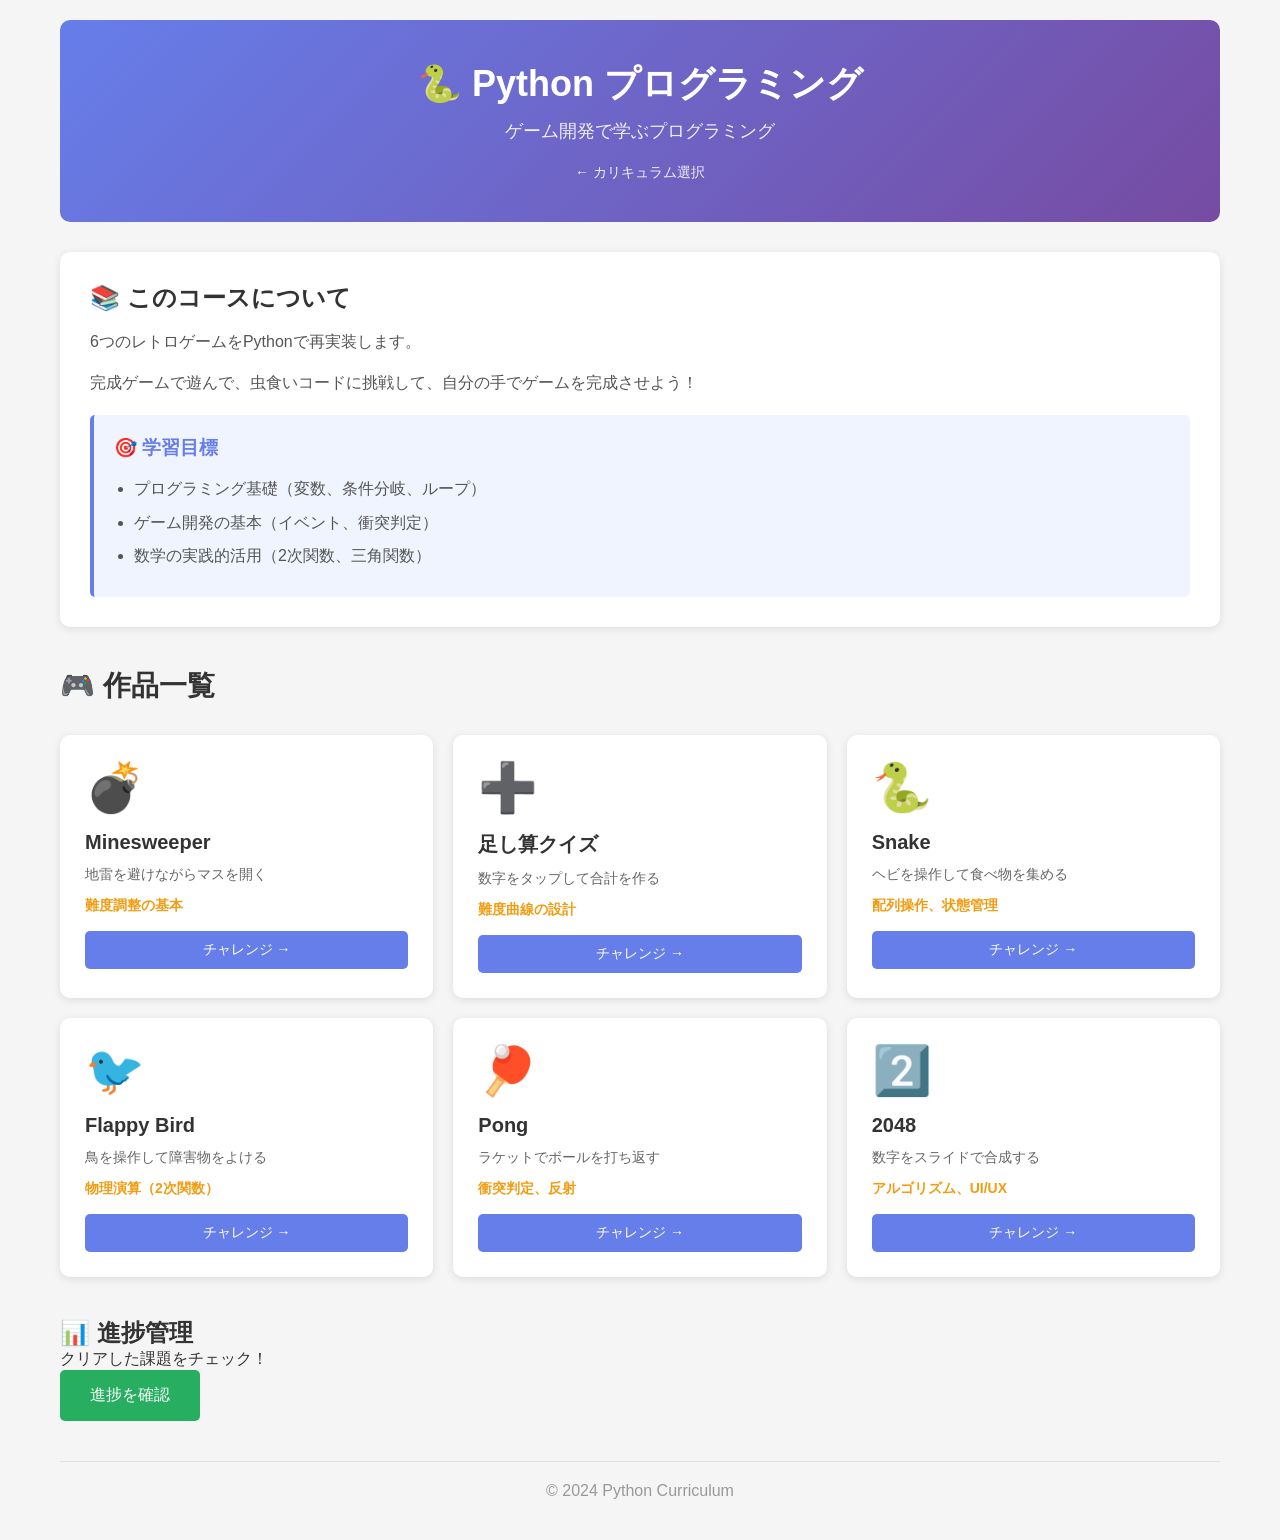
<file: python/index.html>
<!DOCTYPE html>
<html lang="ja">
<head>
    <meta charset="UTF-8">
    <meta name="viewport" content="width=device-width, initial-scale=1.0">
    <title>Python - カリキュラムtop</title>
    <link rel="stylesheet" href="assets/style.css">
</head>
<body>
    <div class="container">
        <header class="curriculum-header">
            <h1>🐍 Python プログラミング</h1>
            <p>ゲーム開発で学ぶプログラミング</p>
            <nav class="breadcrumb">
                <a href="../index.html">← カリキュラム選択</a>
            </nav>
        </header>

        <section class="intro">
            <h2>📚 このコースについて</h2>
            <p>6つのレトロゲームをPythonで再実装します。</p>
            <p>完成ゲームで遊んで、虫食いコードに挑戦して、自分の手でゲームを完成させよう！</p>
            <div class="learning-objectives">
                <h3>🎯 学習目標</h3>
                <ul>
                    <li>プログラミング基礎（変数、条件分岐、ループ）</li>
                    <li>ゲーム開発の基本（イベント、衝突判定）</li>
                    <li>数学の実践的活用（2次関数、三角関数）</li>
                </ul>
            </div>
        </section>

        <section class="works">
            <h2>🎮 作品一覧</h2>
            
            <div class="works-grid">
                <div class="work-card">
                    <div class="work-icon">💣</div>
                    <h3>Minesweeper</h3>
                    <p>地雷を避けながらマスを開く</p>
                    <p class="theme">難度調整の基本</p>
                    <a href="minesweeper/" class="btn">チャレンジ →</a>
                </div>

                <div class="work-card">
                    <div class="work-icon">➕</div>
                    <h3>足し算クイズ</h3>
                    <p>数字をタップして合計を作る</p>
                    <p class="theme">難度曲線の設計</p>
                    <a href="addition_quiz/" class="btn">チャレンジ →</a>
                </div>

                <div class="work-card">
                    <div class="work-icon">🐍</div>
                    <h3>Snake</h3>
                    <p>ヘビを操作して食べ物を集める</p>
                    <p class="theme">配列操作、状態管理</p>
                    <a href="snake/" class="btn">チャレンジ →</a>
                </div>

                <div class="work-card">
                    <div class="work-icon">🐦</div>
                    <h3>Flappy Bird</h3>
                    <p>鳥を操作して障害物をよける</p>
                    <p class="theme">物理演算（2次関数）</p>
                    <a href="flappy_bird/" class="btn">チャレンジ →</a>
                </div>

                <div class="work-card">
                    <div class="work-icon">🏓</div>
                    <h3>Pong</h3>
                    <p>ラケットでボールを打ち返す</p>
                    <p class="theme">衝突判定、反射</p>
                    <a href="pong/" class="btn">チャレンジ →</a>
                </div>

                <div class="work-card">
                    <div class="work-icon">2️⃣</div>
                    <h3>2048</h3>
                    <p>数字をスライドで合成する</p>
                    <p class="theme">アルゴリズム、UI/UX</p>
                    <a href="2048/" class="btn">チャレンジ →</a>
                </div>
            </div>
        </section>

        <section class="progress-section">
            <h2>📊 進捗管理</h2>
            <p>クリアした課題をチェック！</p>
            <a href="progress.html" class="btn btn-progress">進捗を確認</a>
        </section>

        <footer>
            <p>&copy; 2024 Python Curriculum</p>
        </footer>
    </div>

    <script src="assets/script.js"></script>
</body>
</html>
</file>
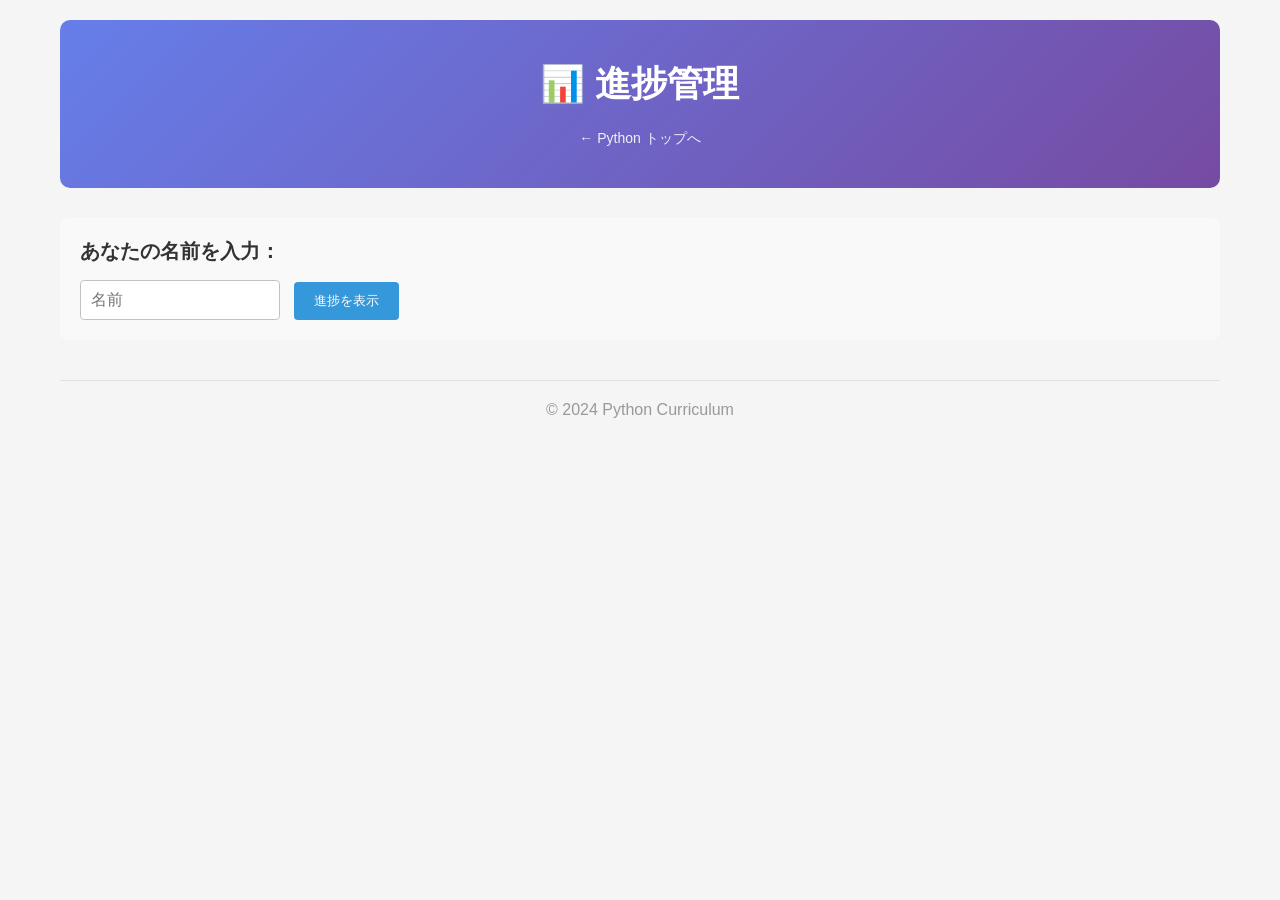
<file: python/progress.html>
<!DOCTYPE html>
<html lang="ja">
<head>
    <meta charset="UTF-8">
    <title>進捗管理</title>
    <link rel="stylesheet" href="assets/style.css">
</head>
<body>
    <div class="container">
        <header class="curriculum-header">
            <h1>📊 進捗管理</h1>
            <nav class="breadcrumb">
                <a href="index.html">← Python トップへ</a>
            </nav>
        </header>

        <div class="progress-form">
            <h2>あなたの名前を入力：</h2>
            <input type="text" id="studentName" placeholder="名前">
            <button onclick="loadProgress()">進捗を表示</button>
        </div>

        <div id="progressDisplay" style="display:none;">
            <h2 id="displayName"></h2>
            
            <div class="progress-grid">
                <div class="genre-card">
                    <h3>💣 Minesweeper</h3>
                    <div class="problem-checkboxes">
                        <label>
                            <input type="checkbox" id="ms1" onchange="saveProgress()">
                            課題1（虫食い）
                        </label>
                        <label>
                            <input type="checkbox" id="ms2" onchange="saveProgress()">
                            課題2（デバッグ）
                        </label>
                        <label>
                            <input type="checkbox" id="ms3" onchange="saveProgress()">
                            課題3（ミッション）
                        </label>
                    </div>
                </div>

                <div class="genre-card">
                    <h3>➕ 足し算クイズ</h3>
                    <div class="problem-checkboxes">
                        <label>
                            <input type="checkbox" id="aq1" onchange="saveProgress()">
                            課題1（虫食い）
                        </label>
                        <label>
                            <input type="checkbox" id="aq2" onchange="saveProgress()">
                            課題2（デバッグ）
                        </label>
                        <label>
                            <input type="checkbox" id="aq3" onchange="saveProgress()">
                            課題3（ミッション）
                        </label>
                    </div>
                </div>

                <div class="genre-card">
                    <h3>🐍 Snake</h3>
                    <div class="problem-checkboxes">
                        <label>
                            <input type="checkbox" id="s1" onchange="saveProgress()">
                            課題1（虫食い）
                        </label>
                        <label>
                            <input type="checkbox" id="s2" onchange="saveProgress()">
                            課題2（デバッグ）
                        </label>
                        <label>
                            <input type="checkbox" id="s3" onchange="saveProgress()">
                            課題3（ミッション）
                        </label>
                    </div>
                </div>

                <div class="genre-card">
                    <h3>🐦 Flappy Bird</h3>
                    <div class="problem-checkboxes">
                        <label>
                            <input type="checkbox" id="fb1" onchange="saveProgress()">
                            課題1（虫食い）
                        </label>
                        <label>
                            <input type="checkbox" id="fb2" onchange="saveProgress()">
                            課題2（デバッグ）
                        </label>
                        <label>
                            <input type="checkbox" id="fb3" onchange="saveProgress()">
                            課題3（ミッション）
                        </label>
                    </div>
                </div>

                <div class="genre-card">
                    <h3>🏓 Pong</h3>
                    <div class="problem-checkboxes">
                        <label>
                            <input type="checkbox" id="p1" onchange="saveProgress()">
                            課題1（虫食い）
                        </label>
                        <label>
                            <input type="checkbox" id="p2" onchange="saveProgress()">
                            課題2（デバッグ）
                        </label>
                        <label>
                            <input type="checkbox" id="p3" onchange="saveProgress()">
                            課題3（ミッション）
                        </label>
                    </div>
                </div>

                <div class="genre-card">
                    <h3>2️⃣0️⃣4️⃣8</h3>
                    <div class="problem-checkboxes">
                        <label>
                            <input type="checkbox" id="t1" onchange="saveProgress()">
                            課題1（虫食い）
                        </label>
                        <label>
                            <input type="checkbox" id="t2" onchange="saveProgress()">
                            課題2（デバッグ）
                        </label>
                        <label>
                            <input type="checkbox" id="t3" onchange="saveProgress()">
                            課題3（ミッション）
                        </label>
                    </div>
                </div>
            </div>

            <div class="progress-summary">
                <h3>📈 進捗サマリー</h3>
                <p>完了：<span id="completedCount">0</span> / 18問</p>
                <div class="progress-bar">
                    <div class="progress-fill" id="progressFill" style="width: 0%;"></div>
                </div>
            </div>
        </div>

        <footer>
            <p>&copy; 2024 Python Curriculum</p>
        </footer>
    </div>

    <script src="assets/script.js"></script>
    <script>
        function loadProgress() {
            const name = document.getElementById('studentName').value;
            if (!name) {
                alert('名前を入力してください');
                return;
            }
            
            const progress = JSON.parse(localStorage.getItem(`progress_${name}`) || '{}');
            
            Object.keys(progress).forEach(key => {
                const elem = document.getElementById(key);
                if (elem) elem.checked = progress[key];
            });
            
            document.getElementById('displayName').textContent = `${name} さんの進捗`;
            document.getElementById('progressDisplay').style.display = 'block';
            
            updateProgressSummary(name);
        }

        function saveProgress() {
            const name = document.getElementById('studentName').value;
            if (!name) return;

            const progress = {};
            document.querySelectorAll('input[type="checkbox"]').forEach(cb => {
                progress[cb.id] = cb.checked;
            });

            localStorage.setItem(`progress_${name}`, JSON.stringify(progress));
            updateProgressSummary(name);
        }

        function updateProgressSummary(name) {
            const completed = document.querySelectorAll('input[type="checkbox"]:checked').length;
            document.getElementById('completedCount').textContent = completed;
            document.getElementById('progressFill').style.width = (completed / 18) * 100 + '%';
        }
    </script>
</body>
</html>
</file>
<file: python/assets/style.css>
* {
    margin: 0;
    padding: 0;
    box-sizing: border-box;
}

body {
    font-family: 'Segoe UI', Tahoma, Geneva, Verdana, sans-serif;
    background: #f5f5f5;
    color: #333;
}

.container {
    max-width: 1200px;
    margin: 0 auto;
    padding: 20px;
}

/* ============ Python カリキュラムTOP ============ */

.curriculum-header {
    background: linear-gradient(135deg, #667eea 0%, #764ba2 100%);
    color: white;
    padding: 40px 20px;
    border-radius: 10px;
    text-align: center;
    margin-bottom: 30px;
}

.curriculum-header h1 {
    font-size: 36px;
    margin-bottom: 10px;
}

.curriculum-header p {
    font-size: 18px;
    opacity: 0.9;
}

.breadcrumb {
    margin-top: 20px;
}

.breadcrumb a {
    color: rgba(255,255,255,0.9);
    text-decoration: none;
    font-size: 14px;
}

.breadcrumb a:hover {
    text-decoration: underline;
}

.intro {
    background: white;
    padding: 30px;
    border-radius: 10px;
    margin-bottom: 40px;
    box-shadow: 0 2px 8px rgba(0,0,0,0.1);
}

.intro h2 {
    font-size: 24px;
    margin-bottom: 15px;
    color: #333;
}

.intro p {
    font-size: 16px;
    line-height: 1.6;
    color: #555;
    margin-bottom: 15px;
}

.learning-objectives {
    background: #f0f4ff;
    padding: 20px;
    border-left: 4px solid #667eea;
    border-radius: 5px;
    margin-top: 20px;
}

.learning-objectives h3 {
    color: #667eea;
    margin-bottom: 15px;
}

.learning-objectives ul {
    margin-left: 20px;
}

.learning-objectives li {
    color: #555;
    margin-bottom: 8px;
    line-height: 1.6;
}

/* ============ 作品一覧 ============ */

.works {
    margin-bottom: 40px;
}

.works h2 {
    font-size: 28px;
    margin-bottom: 30px;
    color: #333;
}

.works-grid {
    display: grid;
    grid-template-columns: repeat(auto-fit, minmax(280px, 1fr));
    gap: 20px;
}

.work-card {
    background: white;
    padding: 25px;
    border-radius: 10px;
    box-shadow: 0 2px 8px rgba(0,0,0,0.1);
    transition: transform 0.3s;
}

.work-card:hover {
    transform: translateY(-5px);
    box-shadow: 0 4px 16px rgba(0,0,0,0.15);
}

.work-icon {
    font-size: 48px;
    margin-bottom: 15px;
}

.work-card h3 {
    font-size: 20px;
    margin-bottom: 10px;
    color: #333;
}

.work-card p {
    font-size: 14px;
    color: #666;
    margin-bottom: 10px;
    line-height: 1.5;
}

.work-card p.theme {
    color: #f39c12;
    font-weight: bold;
    margin-bottom: 15px;
}

.btn {
    display: inline-block;
    padding: 10px 20px;
    background: #667eea;
    color: white;
    text-decoration: none;
    border-radius: 5px;
    cursor: pointer;
    font-size: 14px;
    border: none;
    transition: background 0.3s;
}

.btn:hover {
    background: #764ba2;
}

.work-card .btn {
    width: 100%;
    text-align: center;
}

/* ============ レッスンページ ============ */

.lesson-header {
    background: linear-gradient(135deg, #667eea 0%, #764ba2 100%);
    color: white;
    padding: 40px 20px;
    border-radius: 10px;
    text-align: center;
    margin-bottom: 30px;
}

.lesson-header h1 {
    font-size: 32px;
    margin-bottom: 10px;
}

.lesson-header p {
    font-size: 16px;
    opacity: 0.9;
}

/* イントロセクション */
.intro-section {
    background: white;
    padding: 30px;
    border-radius: 10px;
    margin-bottom: 30px;
    box-shadow: 0 2px 8px rgba(0,0,0,0.1);
}

.intro-content h2 {
    font-size: 24px;
    margin-bottom: 15px;
}

.intro-content p {
    font-size: 16px;
    line-height: 1.6;
    color: #555;
    margin-bottom: 20px;
}

.action-buttons {
    display: flex;
    gap: 15px;
    flex-wrap: wrap;
}

.btn-play {
    background: #27ae60;
}

.btn-play:hover {
    background: #229954;
}

.btn-download {
    background: #3498db;
}

.btn-download:hover {
    background: #2980b9;
}

/* ============ スライド表示 ============ */

.slides-section {
    background: white;
    border-radius: 10px;
    box-shadow: 0 2px 8px rgba(0,0,0,0.1);
    overflow: hidden;
    margin-bottom: 40px;
}

.slides-container {
    position: relative;
    min-height: 600px;
}

.slide {
    display: none;
    padding: 40px;
    animation: fadeIn 0.5s;
}

.slide.active {
    display: block;
}

@keyframes fadeIn {
    from { opacity: 0; }
    to { opacity: 1; }
}

.slide-header {
    border-bottom: 3px solid #667eea;
    padding-bottom: 20px;
    margin-bottom: 30px;
}

.slide-header h2 {
    font-size: 28px;
    margin-bottom: 10px;
    color: #333;
}

.slide-meta {
    display: flex;
    gap: 20px;
    font-size: 14px;
    color: #666;
}

.difficulty {
    padding: 4px 8px;
    background: #ffe5e5;
    border-radius: 4px;
    color: #c41e3a;
}

.time {
    padding: 4px 8px;
    background: #e5f3ff;
    border-radius: 4px;
    color: #0066cc;
}

.slide-body .section {
    margin-bottom: 30px;
}

.slide-body h3 {
    font-size: 20px;
    margin-bottom: 15px;
    color: #333;
    border-left: 4px solid #667eea;
    padding-left: 15px;
}

.slide-body p {
    font-size: 16px;
    line-height: 1.6;
    color: #555;
    margin-bottom: 10px;
}

.slide-body ul, .slide-body ol {
    margin-left: 20px;
    color: #555;
}

.slide-body li {
    margin-bottom: 8px;
    line-height: 1.6;
}

.slide-body pre {
    background: #2c3e50;
    color: #ecf0f1;
    padding: 15px;
    border-radius: 5px;
    overflow-x: auto;
    font-family: 'Courier New', monospace;
    font-size: 14px;
    margin: 15px 0;
    line-height: 1.5;
}

.slide-body code {
    background: #f5f5f5;
    padding: 2px 6px;
    border-radius: 3px;
    font-family: 'Courier New', monospace;
}

.download-section {
    margin-top: 20px;
}

.btn-template {
    background: #f39c12;
    width: 100%;
    padding: 15px;
    font-size: 16px;
}

.btn-template:hover {
    background: #e67e22;
}

/* スライドナビゲーション */
.slides-nav {
    display: flex;
    justify-content: center;
    align-items: center;
    gap: 20px;
    padding: 20px;
    background: #f9f9f9;
    border-top: 1px solid #e0e0e0;
}

.nav-btn {
    padding: 10px 20px;
    background: #667eea;
    color: white;
    border: none;
    border-radius: 5px;
    cursor: pointer;
    font-size: 16px;
    transition: background 0.3s;
}

.nav-btn:hover:not(:disabled) {
    background: #764ba2;
}

.nav-btn:disabled {
    background: #ccc;
    cursor: not-allowed;
}

.slide-indicator {
    font-size: 16px;
    font-weight: bold;
    color: #333;
}

.slide-dots {
    display: flex;
    justify-content: center;
    gap: 10px;
    padding: 20px;
    background: #f9f9f9;
}

.dot {
    width: 12px;
    height: 12px;
    border-radius: 50%;
    background: #ccc;
    cursor: pointer;
    transition: background 0.3s;
}

.dot:hover {
    background: #999;
}

.dot.active {
    background: #667eea;
}

/* ============ 進捗管理 ============ */

.completion-section {
    background: #e8f5e9;
    padding: 30px;
    border-radius: 10px;
    text-align: center;
    border: 2px solid #27ae60;
    margin-bottom: 40px;
}

.completion-section h2 {
    color: #27ae60;
    margin-bottom: 15px;
}

.completion-section p {
    color: #555;
    margin-bottom: 20px;
}

.btn-progress {
    background: #27ae60 !important;
    padding: 15px 30px !important;
    font-size: 16px !important;
    display: inline-block !important;
}

.btn-progress:hover {
    background: #229954 !important;
}

.progress-form {
    background: #f9f9f9;
    padding: 20px;
    border-radius: 8px;
    margin-bottom: 30px;
}

.progress-form h2 {
    font-size: 20px;
    margin-bottom: 15px;
}

.progress-form input {
    padding: 10px;
    font-size: 16px;
    border: 1px solid #bdc3c7;
    border-radius: 4px;
    width: 200px;
    margin-right: 10px;
}

.progress-form button {
    padding: 10px 20px;
    background: #3498db;
    color: white;
    border: none;
    border-radius: 4px;
    cursor: pointer;
}

.progress-grid {
    display: grid;
    grid-template-columns: repeat(auto-fit, minmax(300px, 1fr));
    gap: 20px;
    margin-bottom: 30px;
}

.genre-card {
    background: white;
    padding: 20px;
    border-radius: 8px;
    box-shadow: 0 2px 4px rgba(0,0,0,0.1);
    border-left: 4px solid #667eea;
}

.genre-card h3 {
    margin-bottom: 15px;
    color: #333;
}

.problem-checkboxes label {
    display: block;
    padding: 8px 0;
    cursor: pointer;
}

.problem-checkboxes input {
    margin-right: 10px;
}

.progress-summary {
    background: #e8f5e9;
    padding: 20px;
    border-radius: 8px;
    border: 2px solid #27ae60;
}

.progress-summary h3 {
    color: #27ae60;
    margin-bottom: 15px;
}

.progress-bar {
    background: #e0e0e0;
    height: 20px;
    border-radius: 10px;
    overflow: hidden;
    margin-top: 10px;
}

.progress-fill {
    background: linear-gradient(90deg, #3498db, #2ecc71);
    height: 100%;
    transition: width 0.5s;
}

/* ============ フッター ============ */

footer {
    text-align: center;
    padding: 20px;
    color: #999;
    border-top: 1px solid #e0e0e0;
    margin-top: 40px;
}

.lesson-footer {
    display: flex;
    justify-content: space-between;
    padding: 20px;
    border-top: 1px solid #e0e0e0;
    margin-top: 40px;
}

.lesson-footer a {
    color: #667eea;
    text-decoration: none;
}

.lesson-footer a:hover {
    text-decoration: underline;
}

/* ============ レスポンシブ ============ */

@media (max-width: 768px) {
    .curriculum-header h1 {
        font-size: 24px;
    }

    .works-grid {
        grid-template-columns: 1fr;
    }

    .slide {
        padding: 20px;
    }

    .slides-nav {
        flex-direction: column;
    }

    .nav-btn {
        width: 100%;
    }

    .action-buttons {
        flex-direction: column;
    }

    .btn {
        width: 100%;
    }

    .lesson-footer {
        flex-direction: column;
        gap: 10px;
    }
}
</file>
